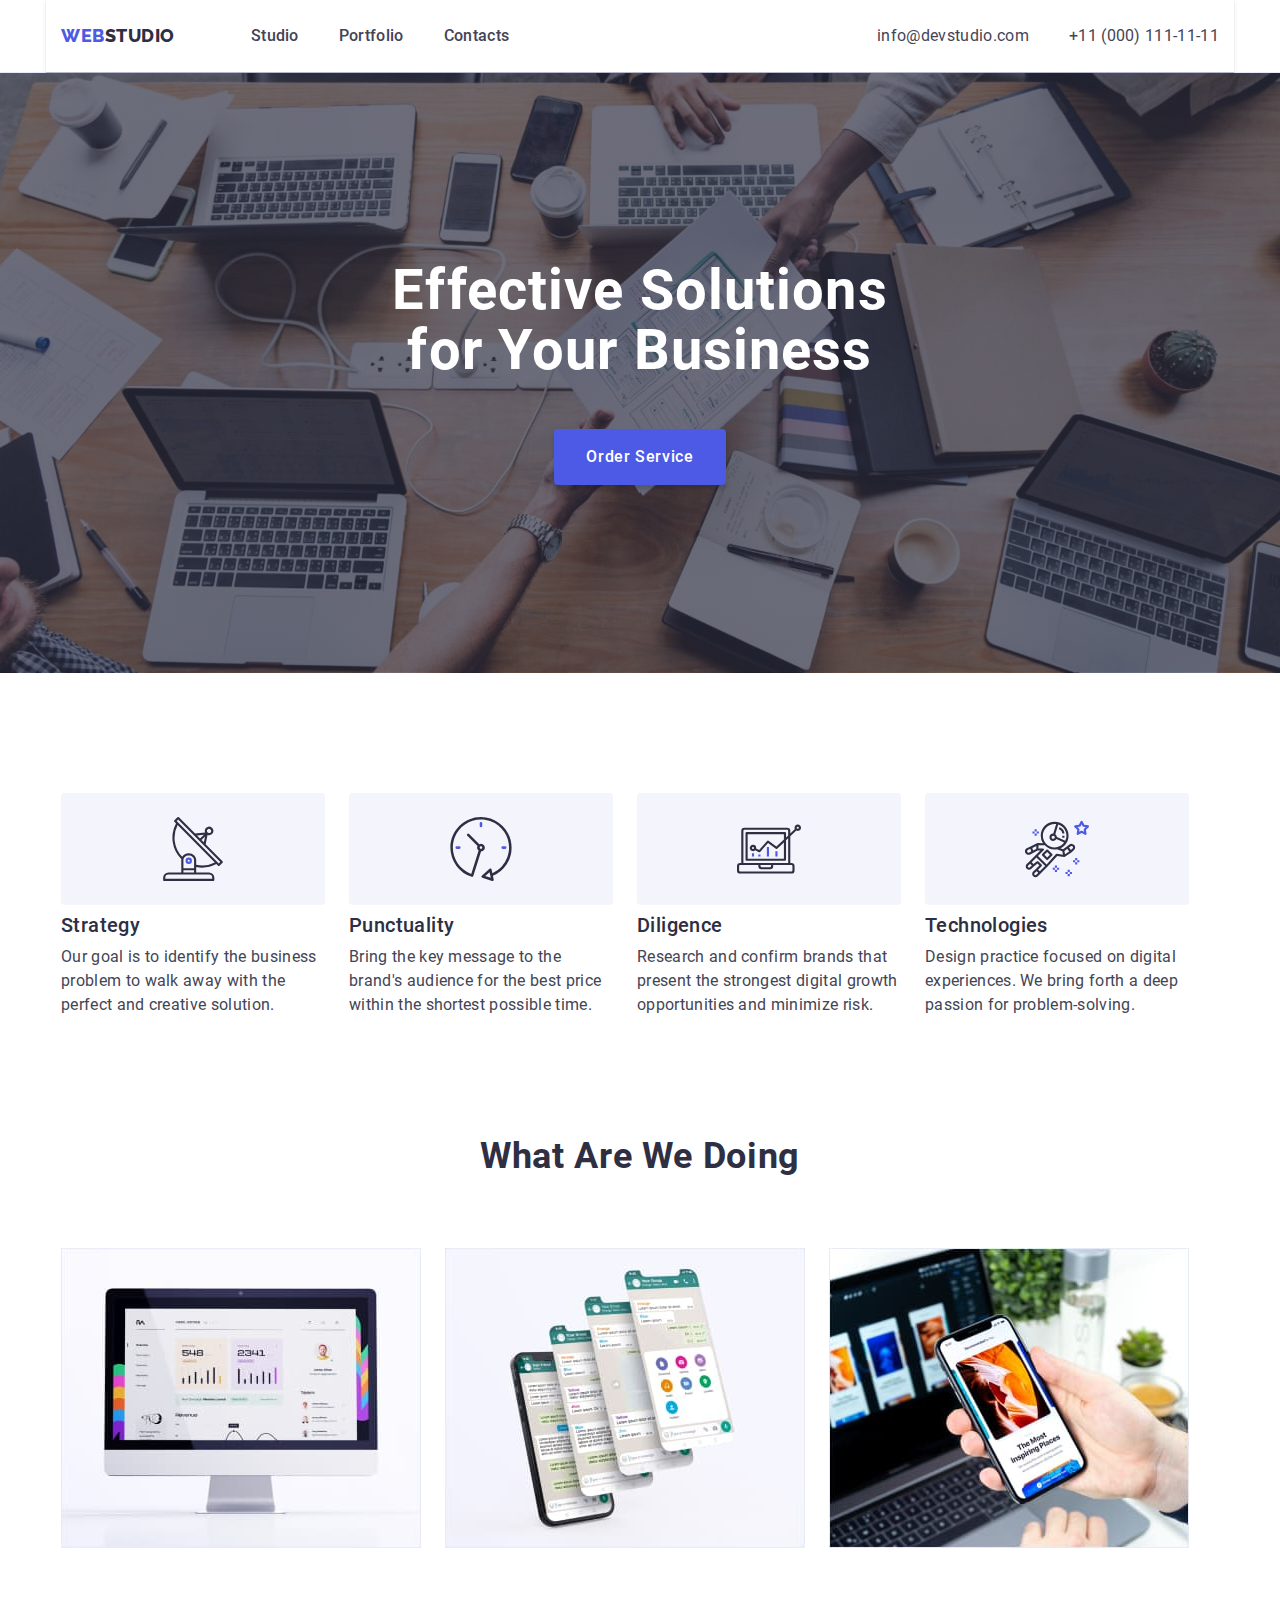
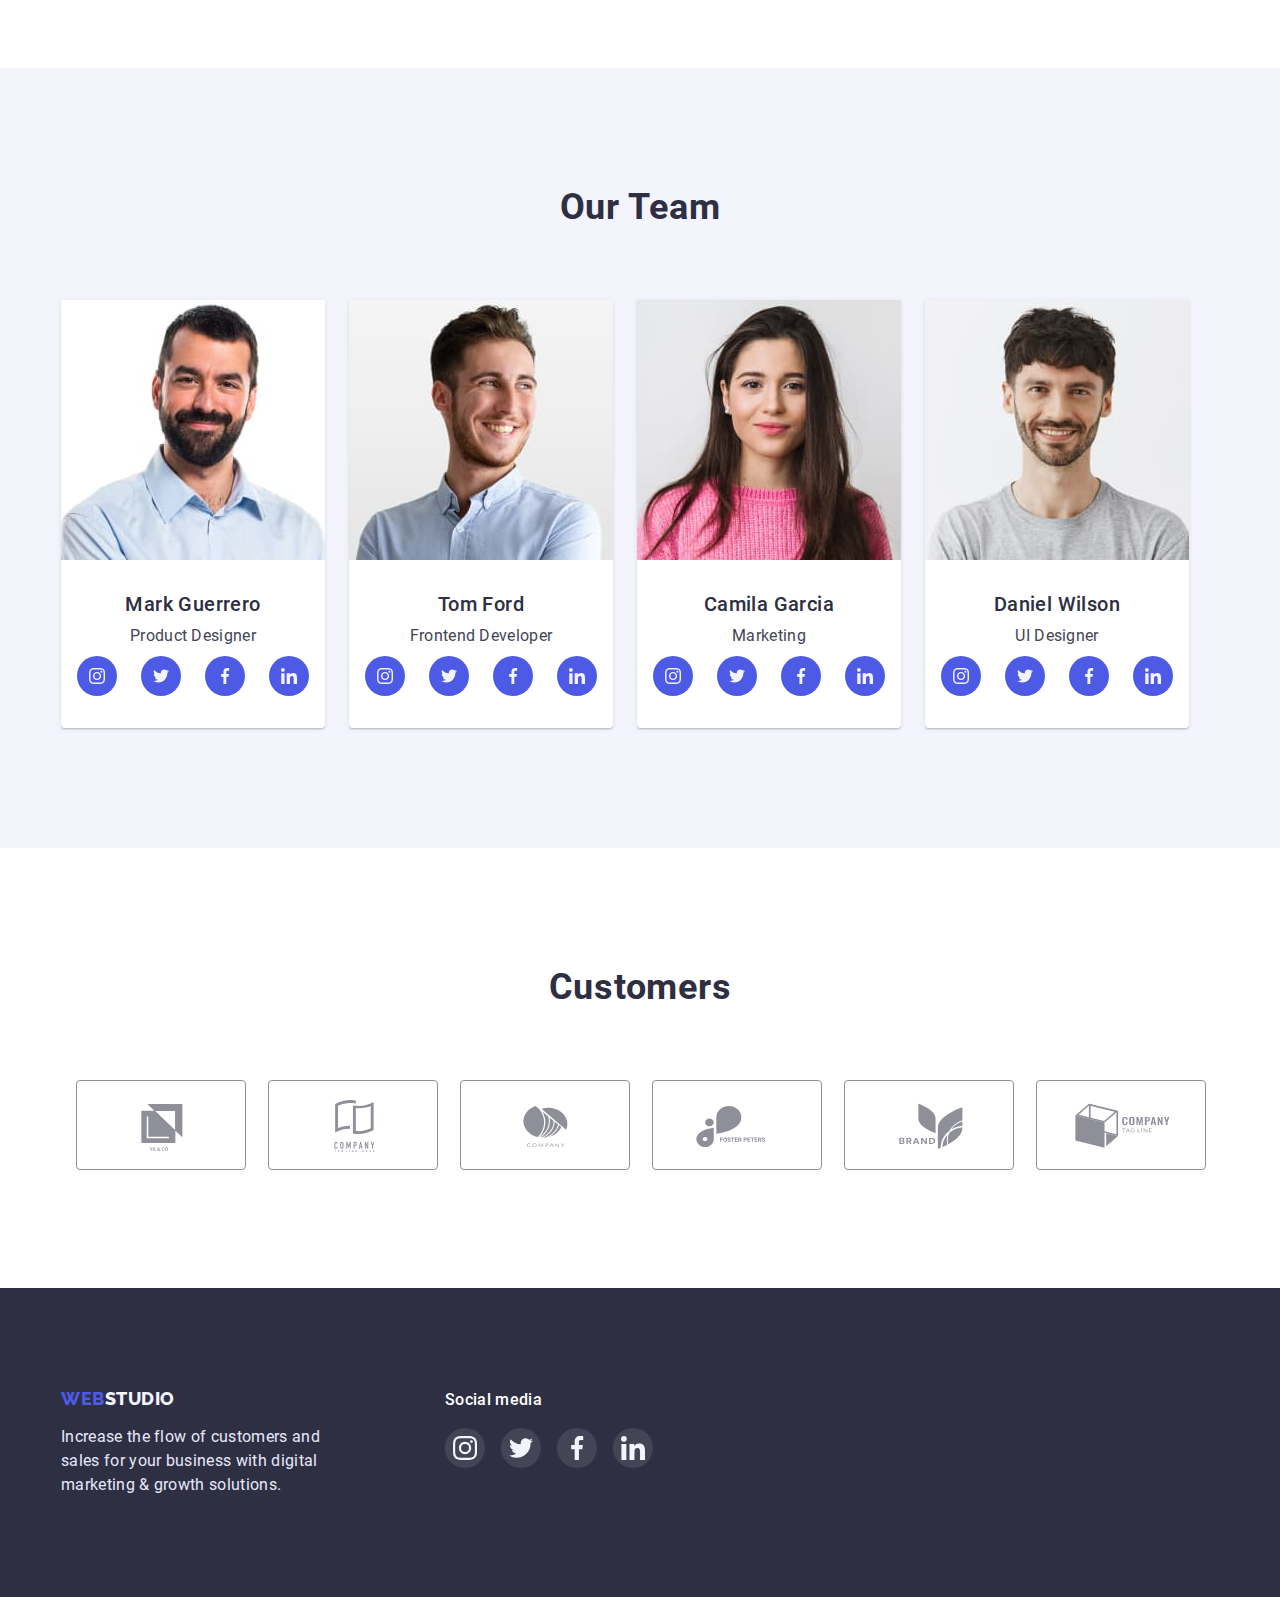
<file: index.html>
<!DOCTYPE html>
<html lang="en">
<head>
    <meta charset="UTF-8">
    <meta http-equiv="X-UA-Compatible" content="IE=edge">
    <meta name="viewport" content="width=device-width, initial-scale=1.0">
    <title>Web Studio</title>
    <link rel="preconnect" href="https://fonts.googleapis.com">
    <link rel="preconnect" href="https://fonts.gstatic.com" crossorigin>
    <link href="https://fonts.googleapis.com/css2?family=Raleway:wght@800&family=Roboto:wght@400;500;700;900&display=swap" rel="stylesheet">
    <link rel="stylesheet" href="https://cdnjs.cloudflare.com/ajax/libs/modern-normalize/1.1.0/modern-normalize.min.css"
    integrity="sha512-wpPYUAdjBVSE4KJnH1VR1HeZfpl1ub8YT/NKx4PuQ5NmX2tKuGu6U/JRp5y+Y8XG2tV+wKQpNHVUX03MfMFn9Q=="
    crossorigin="anonymous" 
    referrerpolicy="no-referrer">
        <link rel="stylesheet" href="./css/styles.css" >
</head>
<body>
    <header class="header">
        <div class="container header-container">
     <nav class="container-nav">
        <a href="./index.html" class="studio-name" ><span class="logo">Web</span>Studio</a>
            <ul class="site-nav" >
                <li class="header-navigation">
                    <a href="./index.html" class="nav-link">Studio</a>
                </li>
                <li class="header-navigation">
                    <a href="./portfolio.html" class="nav-link">Portfolio</a>
                </li>
                <li class="header-navigation">
                    <a href="" class="nav-link">Contacts</a>
                </li>
            </ul>
            </nav>
            <address class="header-contacts">
            <ul class="contacts-list">
                <li>
                    <a href="mailto:info@devstudio.com" class="contact-link">info@devstudio.com</a>     
                </li>
                <li>
                    <a href="tel:+110001111111" class="contact-link">+11 (000) 111-11-11</a>
                </li>
               
            </ul>
        </address>
    </div>
    </header>
    <main>
        <section class="main-content" > 
            <div class="container">
            <h1 class="main-title">Effective Solutions
                for Your Business</h1>
            <button class="service" type="button">Order Service</button>
            </section>
            <section>
                <div class="container">
                <h2 class="visually-hidden">Our advantages</h2>
            <ul class="advantages-list">
                
                <li> 
                    <div class="advantages-item"> <svg class="advantage-icon"><use href="./images/symbol-defs.svg#icon-antenna"></use></svg></div>
                    <h3 class="advant-title">Strategy</h3>
                    <p class="advant-description">Our goal is to identify the business
                        problem to walk away with the perfect and creative solution. </p>
                </li>
            
                <li> <div class="advantages-item">
                     <svg class="advantage-icon"><use href="./images/symbol-defs.svg#icon-clock"></use></svg></div>
                    <h3  class="advant-title">Punctuality</h3>
                    <p class="advant-description">Bring the key message to the brand's audience for the best price within the shortest possible time.</p>
                     </li>
                    
                     <li> <div class="advantages-item">
                    <svg class="advantage-icon"><use href="./images/symbol-defs.svg#icon-diagram"></use></svg></div>
                        <h3  class="advant-title">Diligence</h3>
                        <p class="advant-description">Research and confirm brands that present the strongest digital growth opportunities and minimize risk.</p>
                     </li>
                     
                     <li> <div class="advantages-item">
                      <svg class="advantage-icon"><use href="./images/symbol-defs.svg#icon-astronaut"></use></svg></div>  
                        <h3  class="advant-title">Technologies</h3> 
                        <p class="advant-description">Design practice focused on digital experiences. We bring forth a deep passion for problem-solving.</p>
                     </li>
            </ul>
        </div>
        </section> 
    <section class="activity-section">
        <div class="container">
        <h2 class="activity">What are we doing</h2>
        <ul class="activity-list">
            <li>
                    <img src="./images/box1.jpg" alt="Creating websites" width="360" height="306">
            </li>
            <li> 
                    <img src="./images/box2.jpg" alt="Creating mobile apps" width="360" height="306">   
            </li>
            <l>
                    <img src="./images/box3.jpg" alt="Websites and mobile apps design" width="360" height="306">
            </l>
        </ul>
    </div>
    </section>
<section class="our-team">
    <div class="container">
    <h2 class="activity">Our Team</h2>
    <ul class="hero-container">
        <li class="hero-card">
            <img src="./images/image1.jpg" alt="Smiling man with a beard" width="264" height="260">
        
             <h3 class="hero-title">Mark Guerrero</h3>
            <p class="hero-position">Product Designer</p>
        <ul class="social-contacts-list">
            <li class="social-contacts-item"><a class="social-links" href="#">
                 <svg class="social-contacts-icon">
                <use href="./images/symbol-defs.svg#icon-instagram"></use>
            </svg></a></li>
            <li class="social-contacts-item"><a class="social-links" href="#">
                <svg class="social-contacts-icon">
                    <use href="./images/symbol-defs.svg#icon-twitter"></use>
                </svg>
            </a></li>
            <li class="social-contacts-item"><a class="social-links" href="#">
                <svg class="social-contacts-icon">
                    <use href="./images/symbol-defs.svg#icon-facebook"></use>
                </svg>
            </a></li>
            <li class="social-contacts-item"><a class="social-links" href="#">
                <svg class="social-contacts-icon">
                    <use href="./images/symbol-defs.svg#icon-linkedin"></use>
                </svg>
            </a></li>
        </ul>
    
        </li>
        <li class="hero-card">
            <img src="./images/image2.jpg" alt="Handsome man with a beard" width="264" height="260">
           <h3 class="hero-title">Tom Ford</h3> 
           <p class="hero-position">Frontend Developer</p>
           <ul class="social-contacts-list">
            <li class="social-contacts-item"><a class="social-links" href="#">
                 <svg class="social-contacts-icon">
                <use href="./images/symbol-defs.svg#icon-instagram"></use>
            </svg></a></li>
            <li class="social-contacts-item"><a class="social-links" href="#">
                <svg class="social-contacts-icon">
                    <use href="./images/symbol-defs.svg#icon-twitter"></use>
                </svg>
            </a></li>
            <li class="social-contacts-item"><a class="social-links" href="#">
                <svg class="social-contacts-icon">
                    <use href="./images/symbol-defs.svg#icon-facebook"></use>
                </svg>
            </a></li>
            <li class="social-contacts-item"><a class="social-links" href="#">
                <svg class="social-contacts-icon">
                    <use href="./images/symbol-defs.svg#icon-linkedin"></use>
                </svg>
            </a></li>
        </ul>
   
        </li>
        <li class="hero-card">
            <img src="./images/image3.jpg" alt="Beautiful girl with long hair" width="264" height="260">
           <h3 class="hero-title">Camila Garcia</h3> 
           <p class="hero-position">Marketing</p>
           <ul class="social-contacts-list">
            <li class="social-contacts-item"><a class="social-links" href="#">
                 <svg class="social-contacts-icon">
                <use href="./images/symbol-defs.svg#icon-instagram"></use>
            </svg></a></li>
            <li class="social-contacts-item"><a class="social-links" href="#">
                <svg class="social-contacts-icon">
                    <use href="./images/symbol-defs.svg#icon-twitter"></use>
                </svg>
            </a></li>
            <li class="social-contacts-item"><a class="social-links" href="#">
                <svg class="social-contacts-icon">
                    <use href="./images/symbol-defs.svg#icon-facebook"></use>
                </svg>
            </a></li>
            <li class="social-contacts-item"><a class="social-links" href="#">
                <svg class="social-contacts-icon">
                    <use href="./images/symbol-defs.svg#icon-linkedin"></use>
                </svg>
            </a></li>
        </ul>
    
        </li>
        <li class="hero-card">
            <img src="./images/image4.jpg" alt="Handsome man with a beard" width="264" height="260">
           <h3 class="hero-title">Daniel Wilson</h3>
            <p class="hero-position">UI Designer</p>
            <ul class="social-contacts-list">
                <li class="social-contacts-item"><a class="social-links" href="#">
                     <svg class="social-contacts-icon">
                    <use href="./images/symbol-defs.svg#icon-instagram"></use>
                </svg></a></li>
                <li class="social-contacts-item"><a class="social-links" href="#">
                    <svg class="social-contacts-icon">
                        <use href="./images/symbol-defs.svg#icon-twitter"></use>
                    </svg>
                </a></li>
                <li class="social-contacts-item"><a class="social-links" href="#">
                    <svg class="social-contacts-icon">
                        <use href="./images/symbol-defs.svg#icon-facebook"></use>
                    </svg>
                </a></li>
                <li class="social-contacts-item"><a class="social-links" href="#">
                    <svg class="social-contacts-icon">
                        <use href="./images/symbol-defs.svg#icon-linkedin"></use>
                    </svg>
                </a></li>
            </ul>
         </div>
        </li>
    </ul>
</div>
</section>
<section>
    <div class="container">
    <h2 class="activity">Customers</h2>
    <ul class="company-list">
        <li class="company-item"><a class="company-logo" href="#"><svg class="logo-item">  
            <use href="./images/symbol-defs.svg#icon-ya-go-company"></use></svg></a></li>
            <li class="company-item"><a class="company-logo" href="#"><svg class="logo-item"> 
                <use href="./images/symbol-defs.svg#icon-tegline-company"></use></svg></a></li>
                <li class="company-item"><a class="company-logo" href="#"><svg class="logo-item"> 
                    <use href="./images/symbol-defs.svg#icon-complany-logo"></use></svg></a></li>
                    <li class="company-item"><a class="company-logo" href="#"><svg class="logo-item"> 
                        <use href="./images/symbol-defs.svg#icon-foster-peters-company"></use></svg></a></li>
                        <li class="company-item"><a class="company-logo" href="#"><svg class="logo-item"> 
                            <use href="./images/symbol-defs.svg#icon-brand-company"></use></svg></a></li> 
                            <li class="company-item"><a class="company-logo" href="#"><svg class="logo-item">  
                                <use href="./images/symbol-defs.svg#icon-logo"></use></svg></a></li>                    
                            
       
    </ul>
</div>
</section>

</main> 
    <footer>
        <div class="container footer-container">
            <div>
        <a href="./index.html" class="name" > <span class="logo">Web</span>Studio</a>
      <p class="motto">Increase the flow of customers and sales for your business with digital marketing & growth solutions.</p></div>
        <div class="footer-link">
        <h3 class="footer-name">Social media</h3>
        <ul class="footer-contacts-list">
            <li class="footer-contacts-item"><a class="footer-links" href="#">
                 <svg class="footer-contacts-icon">
                <use href="./images/symbol-defs.svg#icon-instagram"></use>
            </svg></a></li>
            <li class="footer-contacts-item"><a class="footer-links" href="#">
                <svg class="footer-contacts-icon">
                    <use href="./images/symbol-defs.svg#icon-twitter"></use>
                </svg>
            </a></li>
            <li class="footer-contacts-item"><a class="footer-links" href="#">
                <svg class="footer-contacts-icon">
                    <use href="./images/symbol-defs.svg#icon-facebook"></use>
                </svg>
            </a></li>
            <li class="footer-contacts-item"><a class="footer-links" href="#">
                <svg class="footer-contacts-icon">
                    <use href="./images/symbol-defs.svg#icon-linkedin"></use>
                </svg>
            </a></li>
        </ul>
    </div>
</div>
    </footer>
</body>
</html>
</file>
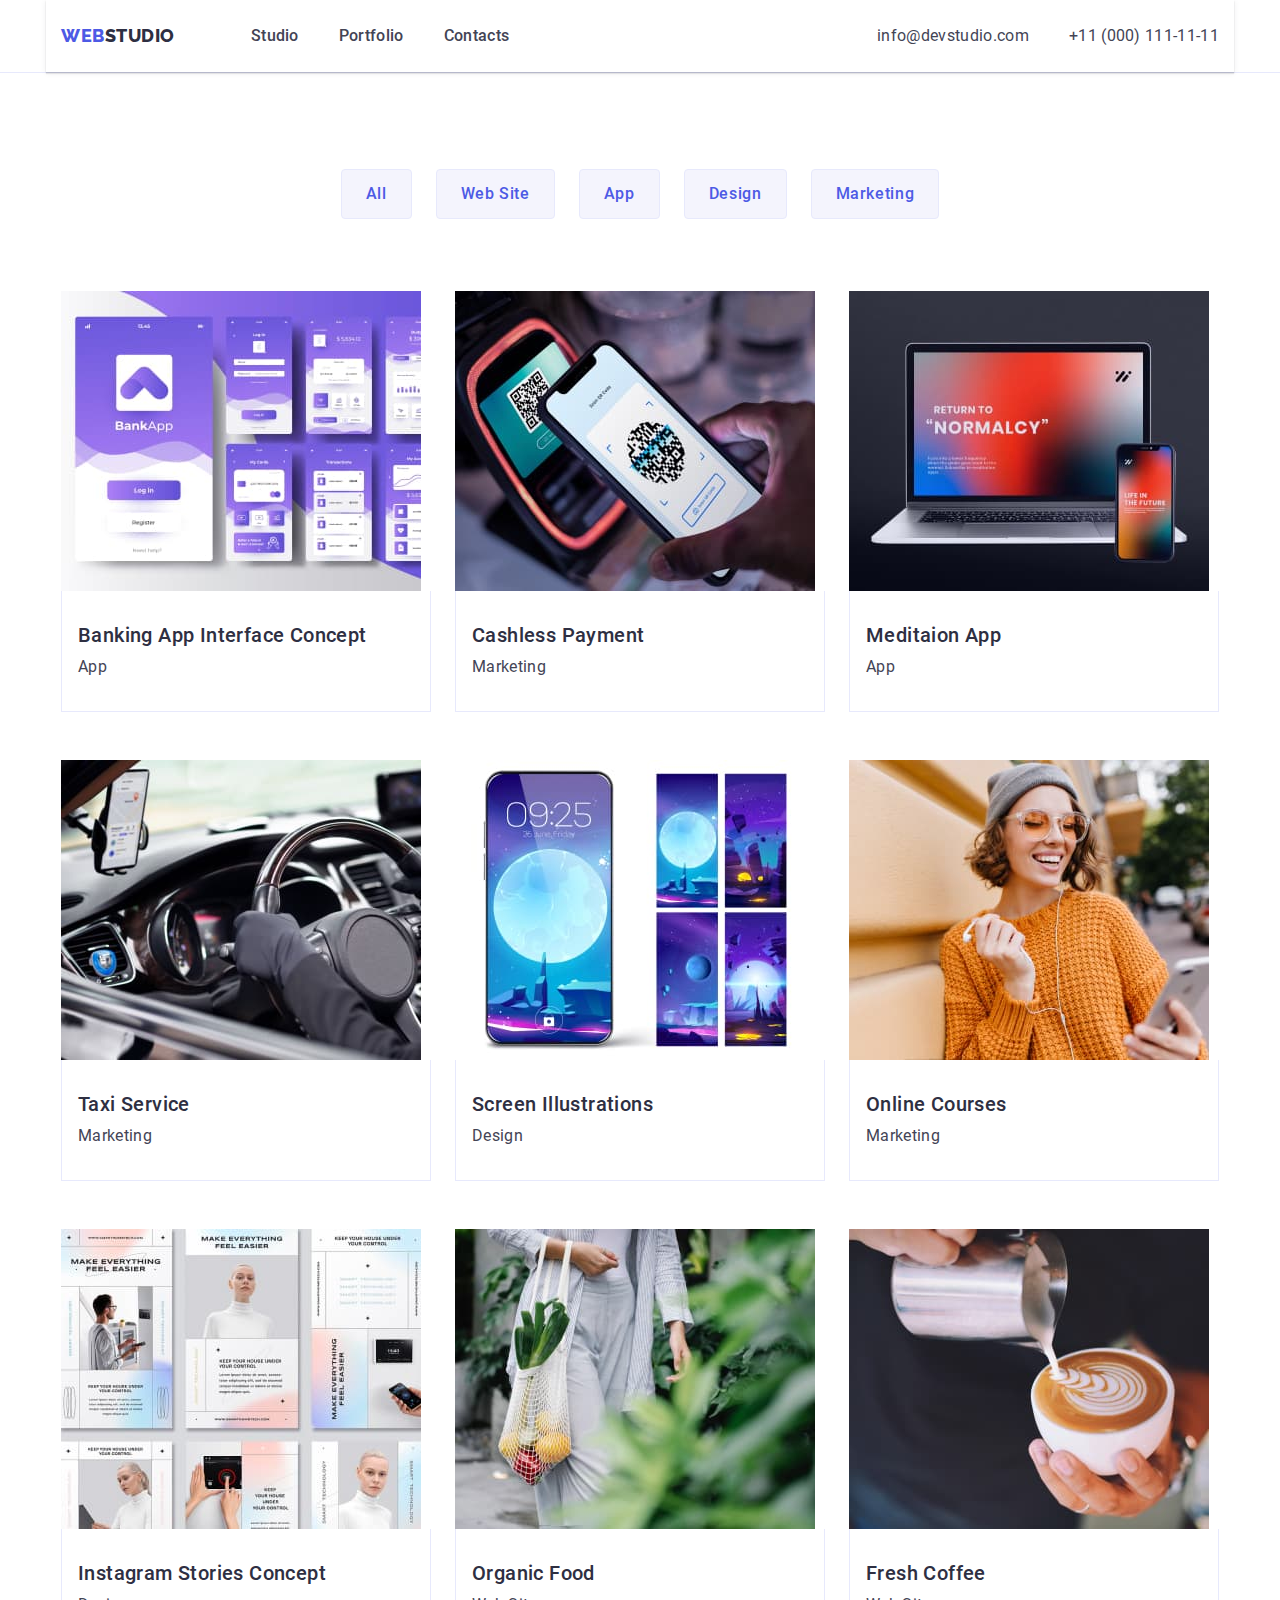
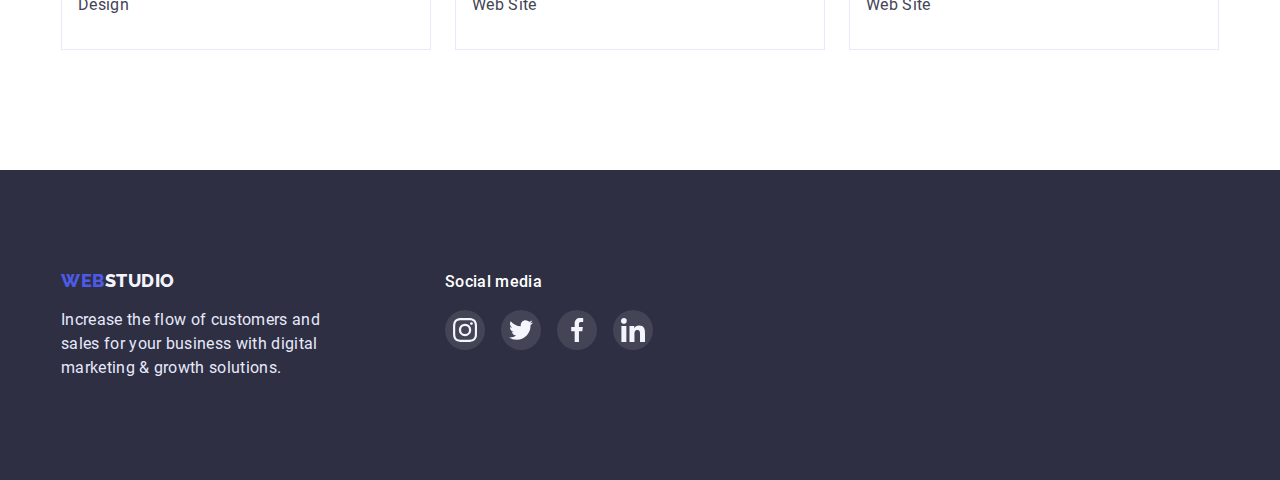
<file: portfolio.html>
<!DOCTYPE html>
<html lang="en">
<head>
    <meta charset="UTF-8">
    <meta http-equiv="X-UA-Compatible" content="IE=edge">
    <meta name="viewport" content="width=device-width, initial-scale=1.0">
    <title>Portfolio</title>
    <link rel="preconnect" href="https://fonts.googleapis.com">
<link rel="preconnect" href="https://fonts.gstatic.com" crossorigin>
<link href="https://fonts.googleapis.com/css2?family=Raleway:wght@800&family=Roboto:wght@400;500;700;900&display=swap" rel="stylesheet">
<link rel="stylesheet" href="https://cdnjs.cloudflare.com/ajax/libs/modern-normalize/1.1.0/modern-normalize.min.css"
 integrity="sha512-wpPYUAdjBVSE4KJnH1VR1HeZfpl1ub8YT/NKx4PuQ5NmX2tKuGu6U/JRp5y+Y8XG2tV+wKQpNHVUX03MfMFn9Q=="
 crossorigin="anonymous" 
 referrerpolicy="no-referrer">
 <link rel="stylesheet" href="./css/styles.css" >
</head>
<body>
    <header class="header"> 
        <div class="container header-container"> 
        <nav class="container-nav"><a href="./index.html" class="studio-name" ><span class="logo">Web</span>Studio</a>
        <ul class="site-nav" >
            <li class="header-navigation">
                <a href="./index.html" class="nav-link">Studio</a>
            </li>
            <li class="header-navigation">
                <a href="./portfolio.html" class="nav-link">Portfolio</a>
            </li>
            <li class="header-navigation">
                <a href="" class="nav-link">Contacts</a>
            </li>
        </ul>
        </nav>
        <address class="header-contacts">
        <ul class="contacts-list">
            <li>
                <a href="mailto:info@devstudio.com" class="contact-link">info@devstudio.com</a>     
            </li>
            <li>
                <a href="tel:+110001111111" class="contact-link">+11 (000) 111-11-11</a>
            </li>     
                </ul>
            </address>
        </div>
        </header>
        <main>
            <section class="button-menu">
                <div class="container">
                <h1 class="visually-hidden">Main Content</h1>
                <ul class="button-list-container">
                    <li><button class="button-list" type="button">All </button></li>
                <li><button class="button-list" type="button">Web Site</button></li>
                <li><button class="button-list" type="button">App</button></li>
                <li><button class="button-list" type="button">Design</button></li>
                <li><button class="button-list" type="button">Marketing</button></li>
                </ul>
                <ul class="card-container"> 
                    <li class="project-card"> <a  href="#" class="images"><img src="./images/bank_app.jpg" alt="bank_app" width="360" height="300">
                    <div class="project-examples"><h2 class="project-title">Banking App Interface Concept</h2>
                <p class="project-description">App</p></div></a>
                     </li>
                <li class="project-card"><a href="#" class="images"><img src="./images/mobile_scanner.jpg" alt="mobile_scanner" width="360" height="300"> 
                    <div class="project-examples"> <h2 class="project-title">Cashless Payment</h2>
            <p class="project-description">Marketing</p></div></a></li>
                <li class="project-card"><a href="#" class="images"><img src="./images/meditation.jpg" alt="meditation" width="360" height="300">
                    <div class="project-examples"> <h2 class="project-title">Meditaion App</h2>
            <p class="project-description">App</p></div></a></li>
                <li class="project-card"><a href="#" class="images"><img src="./images/navigation.jpg" alt="navigation" width="360" height="300">
                    <div class="project-examples"> <h2 class="project-title">Taxi Service</h2>
                    <p class="project-description">Marketing</p></div></a></li>
                <li class="project-card"><a href="#" class="images" ><img src="./images/phone.jpg" alt="phone" width="360" height="300"><div class="project-examples"><h2 class="project-title">Screen Illustrations</h2>
                    <p class="project-description">Design</p></div></a></li>
                <li class="project-card"><a href="#" class="images"><img src="./images/smiling_girl.jpg" alt="smiling_girl" width="360" height="300"><div class="project-examples"> <h2 class="project-title">Online Courses</h2>
                    <p class="project-description">Marketing</p></div></a></li>
                <li class="project-card"><a href="#" class="images"><img src="./images/feel_easier.jpg" alt="Instagram Stories Concept" width="360" height="300"> <div class="project-examples"><h2 class="project-title">Instagram Stories Concept</h2>
                    <p class="project-description">Design</p></div></a></li>
                <li class="project-card"><a href="#" class="images"><img src="./images/bag.jpg" alt="organc food" width="360" height="300"><div class="project-examples"> <h2 class="project-title">Organic Food</h2>
                    <p class="project-description">Web Site</p></div></a></li>
                <li class="project-card"><a href="#" class="images"><img src="./images/cofffee.jpg" alt="coffee" width="360" height="300"><div class="project-examples"> <h2 class="project-title">Fresh Coffee</h2>
                    <p class="project-description">Web Site</p></div></a></li></ul>
                </div>
                </section>
        </main>
        <footer>
            <div class="container footer-container">
           <div><a href="./index.html" class="name" > <span class="logo">Web</span>Studio</a>
          <p class="motto">Increase the flow of customers and sales for your business with digital marketing & growth solutions.</p></div>
          <div class="footer-link">
            <h3 class="footer-name">Social media</h3>
            <ul class="footer-contacts-list">
                <li class="footer-contacts-item"><a class="footer-links" href="#">
                     <svg class="footer-contacts-icon">
                    <use href="./images/symbol-defs.svg#icon-instagram"></use>
                </svg></a></li>
                <li class="footer-contacts-item"><a class="footer-links" href="#">
                    <svg class="footer-contacts-icon">
                        <use href="./images/symbol-defs.svg#icon-twitter"></use>
                    </svg>
                </a></li>
                <li class="footer-contacts-item"><a class="footer-links" href="#">
                    <svg class="footer-contacts-icon">
                        <use href="./images/symbol-defs.svg#icon-facebook"></use>
                    </svg>
                </a></li>
                <li class="footer-contacts-item"><a class="footer-links" href="#">
                    <svg class="footer-contacts-icon">
                        <use href="./images/symbol-defs.svg#icon-linkedin"></use>
                    </svg>
                </a></li>
            </ul>
        </div>
        </div>
        </footer>
</body>
</html>
</file>
<file: css/styles.css>
@font-face {
    font-display: swap; 
    font-family: 'Raleway';
    font-style: normal;
    font-weight: 400;
    src:local('Raleway') url('../fonts/raleway-v28-latin-regular.woff2') format('woff2'), 
         url('../fonts/raleway-v28-latin-regular.woff') format('woff'); 
  }
  @font-face {
    font-display: swap;
    font-family: 'Raleway';
    font-style: normal;
    font-weight: 800;
    src:local('Raleway') url('../fonts/raleway-v28-latin-800.woff2') format('woff2'), 
         url('../fonts/raleway-v28-latin-800.woff') format('woff'); 
  }

@font-face {
    font-display: swap; 
    font-family: 'Raleway';
    font-style: normal;
    font-weight: 400;
    src: local('Raleway')url('../fonts/raleway-v28-latin-regular.woff2') format('woff2'), 
         url('../fonts/raleway-v28-latin-regular.woff') format('woff');
  }
  
  @font-face {
    font-display: swap; 
    font-family: 'Raleway';
    font-style: normal;
    font-weight: 800;
    src:local('Raleway') url('../fonts/raleway-v28-latin-800.woff2') format('woff2'), 
         url('../fonts/raleway-v28-latin-800.woff') format('woff'); 
  }
  
@font-face {
    font-display: swap; 
    font-family: 'Roboto';
    font-style: normal;
    font-weight: 400;
    src: url('../fonts/roboto-v30-latin-regular.woff2') format('woff2'), 
        url('../fonts/roboto-v30-latin-regular.woff') format('woff'); 
  }
 
  @font-face {
    font-display: swap; 
    font-family: 'Roboto';
    font-style: normal;
    font-weight: 500;
    src: url('../fonts/roboto-v30-latin-500.woff2') format('woff2'), 
         url('../fonts/roboto-v30-latin-500.woff') format('woff'); 
  }
 
  @font-face {
    font-display: swap; 
    font-family: 'Roboto';
    font-style: normal;
    font-weight: 700;
    src: url('../fonts/roboto-v30-latin-700.woff2') format('woff2'), 
         url('../fonts/roboto-v30-latin-700.woff') format('woff'); 
  }
  
  @font-face {
    font-display: swap; 
    font-family: 'Roboto';
    font-style: normal;
    font-weight: 900;
    src: url('../fonts/roboto-v30-latin-900.woff2') format('woff2'),
         url('../fonts/roboto-v30-latin-900.woff') format('woff'); 
  }

  :root{
    --main-color-title:#2E2F42;
    --main-color-description:#434455;
    --secondary-color:#E7E9FC;
    --primary-button-color:#404BBF;
    --lead-color: #FFF;
    --logo-color: #4D5AE5;
    --shadow-color: #F4F4FD;
    --border-color: #8E8F99;
  }
  body{
   font-family: 'Roboto', sans-serif;
   font-size: 16px;
   background-color: var(--lead-color);
   color: var(--main-color-description); 
   margin: 0;
  }
  h1, h2, h3, p, ul{
    margin-top: 0;
    margin-bottom: 0;
    padding: 0;
  }

  /*Header*/
  .site-nav .link{
    display: flex;
 align-items: center;
 padding-top: 24px ;
 padding-bottom: 24px;
    font-family: 'Roboto', sans-serif;
font-weight: 500;
font-size: 16px;
line-height: 1.5; 
letter-spacing: 0.02em;
color: var(--main-color-title);
  }
    .site-nav{
      display: flex;
      margin-left: 76px;
    }
  
  .link:hover {color: var(--primary-button-color);
}
  .link:focus {color: var(--primary-button-color);
  }
  .nav-link{
    display: flex;
    padding: 24px 0;
    font-family: 'Roboto', sans-serif;
    font-weight: 500;
    font-size: 16px; 
    line-height: 1.5;
    letter-spacing: 0.02em;
    color: var(--main-color-description);
    text-decoration: none; 
 
  }
  .nav-linkt:first-child{
    margin-left: 76px;
  }
  .nav-link:hover {color: var(--primary-button-color);
  }
  .nav-link:focus {color: var(--primary-button-color);}
  .contact-link{
    display: block;
    font-style: normal;
    line-height: 1.5;
    letter-spacing: 0.02em;
    color:var(--main-color-description);
    text-decoration: none;
    padding: 24px 0;
  }
  .contact-link:hover { color: var(--primary-button-color);
   }
  .contact-link:focus { color: var(--primary-button-color);
  }
  .studio-name{
    font-family: 'Raleway', sans-serif;
font-weight: 800;
font-size: 18px;
line-height: 1.33;
letter-spacing: 0.03em;
text-transform: uppercase;
color: var(--main-color-title);
text-decoration: none;
  }
  .studio-name:hover{color:  var(--primary-button-color);
    }
  .studio-name:focus{color:  var(--primary-button-color);
    }   

  .logo{ 
    color: var(--logo-color);
    text-decoration: none;
    ;
  }
  ul{
    list-style: none;
    margin: 0;
    padding: 0;
  }
  .header-contacts{
    margin-left: auto;
  }
  .header-container{ 
    display: flex;
    align-items: center;
    box-shadow: 0px 2px 1px rgba(46, 47, 66, 0.08), 0px 1px 1px rgba(46, 47, 66, 0.16), 0px 1px 6px rgba(46, 47, 66, 0.08);
  }
  .container-nav{
    display: flex;
   
    align-items: center;
    }
    .contacts-list{
      display: flex;
      margin-left: auto;
   gap: 40px;
    }
    
    .header-navigation:not(:last-child){
      margin-right: 40px;
    }
  /*section 1*/
  .title{
    font-family: 'Roboto', sans-serif;
font-weight: 500;
font-size: 20px;
line-height: 1.2;
letter-spacing: 0.02em;
color: var(--main-color-title);
  }
  .main-title{
   max-width: 496px;
    margin-left: auto;
    margin-right: auto;
    margin-bottom: 48px;
font-weight: 700;
font-size: 56px;
line-height: 1.07;
text-align: center;
letter-spacing: 0.02em;
color: var(--lead-color);
  }
  .main-content{
    background-color: var(--main-color-title); 
    text-align: center;
    padding-top: 188px; 
    padding-bottom: 188px;
    margin: 0 auto;
    max-width: 1440px;
    background-image: linear-gradient(rgba(46, 47, 66, 0.7), rgba(46, 47, 66, 0.7)), 
    url(../images/people-office.jpg);
    background-repeat: no-repeat;
    background-position: center;
    background-size: cover;
  }
  .service{
  
    color: var(--lead-color);
    background: var(--logo-color);
box-shadow: 0px 4px 4px rgba(0, 0, 0, 0.15);
border-radius: 4px;
cursor: pointer;
font-family: 'Roboto', sans-serif;
font-weight: 500;
font-size: 16px;
line-height: 1.5;
letter-spacing: 0.04em;
padding: 16px 32px;
border: transparent;

  }
  .service:hover, .service:focus{
background-color: var(--primary-button-color);
box-shadow: 0px 4px 4px rgba(0, 0, 0, 0.15);
border-radius: 4px;
border: transparent;
  }
  /*section2*/
  .visually-hidden{
    position: absolute;
    white-space: nowrap;
    width: 1px;
    height: 1px;
    overflow: hidden;
    border: 0;
    padding: 0;
    clip: rect(0 0 0 0);
    clip-path: inset(50%);
    margin: -1px;
  }
  section{
    padding-top: 120px;
    padding-bottom: 
    120px;
  }
  .advant-title{
    font-weight: 500;
    font-size: 20px;
    line-height: 1.2;
    margin: 0;
    margin-top: 8px;
    margin-bottom: 8px;
    letter-spacing: 0.02em;
    color: var(--main-color-title);  
  }
  .advant-description{
    font-size: 16px;
    line-height: 1.5;
    width: 264px;
    margin-bottom: 0;
    letter-spacing: 0.02em;
    color: var(--main-color-description);
  }
  .activity{
    font-family: 'Roboto', sans-serif;
font-weight: 700;
font-size: 36px;
line-height: 1.1;
text-align: center;
letter-spacing: 0.02em;
margin: 0;
margin-bottom: 72px;
text-transform: capitalize;
color:var(--main-color-title);
  }
  .activity-section{
    padding-top: 0;
  
}

  .activity-list{
    display: flex;
    gap: 24px;
  }

img{
  display: block;
  max-width: 100%;
  height: auto;
}

  
  /*team section*/
  .our-team{
    background-color: var(--shadow-color);
    padding-bottom: 120px;

  }
  .hero-title {
    font-size: 20px;
    font-weight: 500;
    line-height: 1.2;
    letter-spacing: 0.02em;
    color: var(--main-color-title); 
    margin-bottom: 8px;
    margin-top: 32px;
  }
  
 .hero-position {
  font-size: 16px;
    line-height: 1.5;
    letter-spacing: 0.02em;
    color: var(--main-color-description);
    margin-bottom: 8px;
    }
 
    .hero-card{
      padding: 0px 0px 32px;
      background: var(--lead-color);
box-shadow: 0px 1px 6px rgba(46, 47, 66, 0.08), 0px 1px 1px rgba(46, 47, 66, 0.16), 0px 2px 1px rgba(46, 47, 66, 0.08);
border-radius: 0px 0px 4px 4px;
text-align: center;
    } 
    .hero-container{
      display: flex;
      gap:24px;
      
    }
   /*footer*/
    footer{
      background-color:var(--main-color-title);
      padding-top: 100px;
      padding-bottom: 100px;
    }
    .name{
      display: inline-block;
      margin-bottom: 16px;
      font-family: 'Raleway', sans-serif;
font-weight: 800;
font-size: 18px;
line-height: 1.2;
letter-spacing: 0.03em;
text-transform: uppercase;
color: var(--shadow-color);
text-decoration: none;
    }
    .motto{
      width: 264px;
font-size: 16px;
line-height: 1.5;
letter-spacing: 0.02em; 
color: var(--secondary-color);
}
/*portfolio Button list*/
    .button-list{
      font-family: 'Roboto', sans-serif;
font-weight: 500;
font-size: 16px;
line-height: 1.5;
text-align: center;
letter-spacing: 0.04em;
color: var(--logo-color);
background: var(--shadow-color);
border: 1px solid var(--secondary-color);
border-radius: 4px;
cursor: pointer;
padding: 12px 24px;
    }
.button-list:hover, .button-list:focus{
  color: var(--lead-color);
  background: var(--primary-button-color);
box-shadow: 0px 3px 1px rgba(0, 0, 0, 0.1), 0px 2px 1px rgba(0, 0, 0, 0.08), 0px 2px 2px rgba(0, 0, 0, 0.12);
border-color: transparent;
}
/*portfplio project list*/
.project-title{
  font-size: 20px;
  font-weight: 500;
  line-height: 1.2;
  letter-spacing: 0.02em;
  color: var(--main-color-title);   
  text-decoration: none;
margin-bottom: 8px;
}
.project-description{
  font-size: 16px;
  line-height: 1.5;
  letter-spacing: 0.02em;
  color: var(--main-color-description);
  text-decoration: none;
  }
  .project-card{
    flex-basis: calc((100% - 2 * 24px) / 3);
  }
  .images{
    text-decoration: none;
    display: block;
    max-width: 100%;
    height: auto;
  }
  .images:hover,
  .images:focus{
    box-shadow: 0px 1px 6px rgba(46, 47, 66, 0.08), 0px 1px 1px rgba(46, 47, 66, 0.16), 0px 2px 1px rgba(46, 47, 66, 0.08);
  }

  .container{
    width: 100%;
    max-width: 1158px;
  margin:0 auto;
  padding:0 15px;

  }

 .button-menu{
  padding-top: 96px;
  
 }
  
.button-list-container{
  display:flex;
  gap: 24px;
  margin-bottom: 72px;
  justify-content: center;
 
}
.card-container{
  display: flex;
  flex-wrap: wrap;
  gap: 48px 24px;
}


.advantages-list{
  display: flex;
  gap: 24px;
 
 
}

 

.advantage-icon{
  width: 64px;
  height: 64px;
}
.title-container{
margin: 0 auto;
  width: 1440px;
  height: 600px;
}


.header{
  border-bottom: 1px solid var(--secondary-color);
}
.project-examples{
padding: 32px 16px;
border-left: 1px solid var(--secondary-color);
border-right: 1px solid var(--secondary-color);
border-bottom: 1px solid var(--secondary-color);
}
.social-contacts-list{
  display: flex;
  justify-content: center;
  gap:24px;
}
.social-contacts-icon{
  width: 16px;
  height: 16px;
}
.social-contacts-item{
  width: 40px;
  height: 40px;

}
.social-links{
  display: flex;
  align-items: center;
  justify-content: center;
  width: 100%;
  min-height: 100%;
  background-color: var(--logo-color);
  border-radius: 50%;
  fill: var(--shadow-color);

}
.social-links:hover,
.social-links:focus{
  background-color: var(--primary-button-color);

}
.logo-item{
  width: 104px;
  height: 56px;
}
.company-list {
  display: flex;
  justify-content: center;
  gap: 24px;
}

.company-logo{
  display: flex;
  align-items: center;
  justify-content: center;
  width: 100%;
  height: 100%;
  border: 1px solid var(--border-color);
  border-radius: 4px;
  fill: var(--border-color);
 
}
.company-logo:hover,
.company-logo:focus{
  fill: var(--primary-button-color);
  border-color: var(--primary-button-color);
}
.company-item{

  width:168px;
height:88px;
}
.footer-contacts-list{
  display: flex;
  justify-content: center;
  gap: 16px;
}

.footer-contacts-icon{
  width: 24px;
  height: 24px;
}
.footer-contacts-item{
  width: 40px;
  height: 40px;
}

 .footer-links{
 display: flex;
 align-items: center;
 justify-content: center;
 width: 100%;
 min-height: 100%;
 border-radius: 50%;
 background: rgba(255, 255, 255, 0.1);
 fill: var(--shadow-color);}
 .footer-links:hover,
 .footer-links:focus
 {
  background: #31D0AA;
 }

.footer-name{
font-family: 'Roboto', sans-serif ;
font-style: normal;
font-weight: 500;
font-size: 16px;
line-height: 24px;
margin-bottom: 16px;
letter-spacing: 0.02em;
color: var(--lead-color);
}
.footer-link{
margin-right: auto;
}
.advantages-item {
  display: flex;
  height: 112px;
 align-items: center;
 justify-content: center;
 border-radius: 4px;
  background-color: var(--shadow-color);
 
}
.footer-container{
  display: flex;
  gap: 120px;
}
</file>
